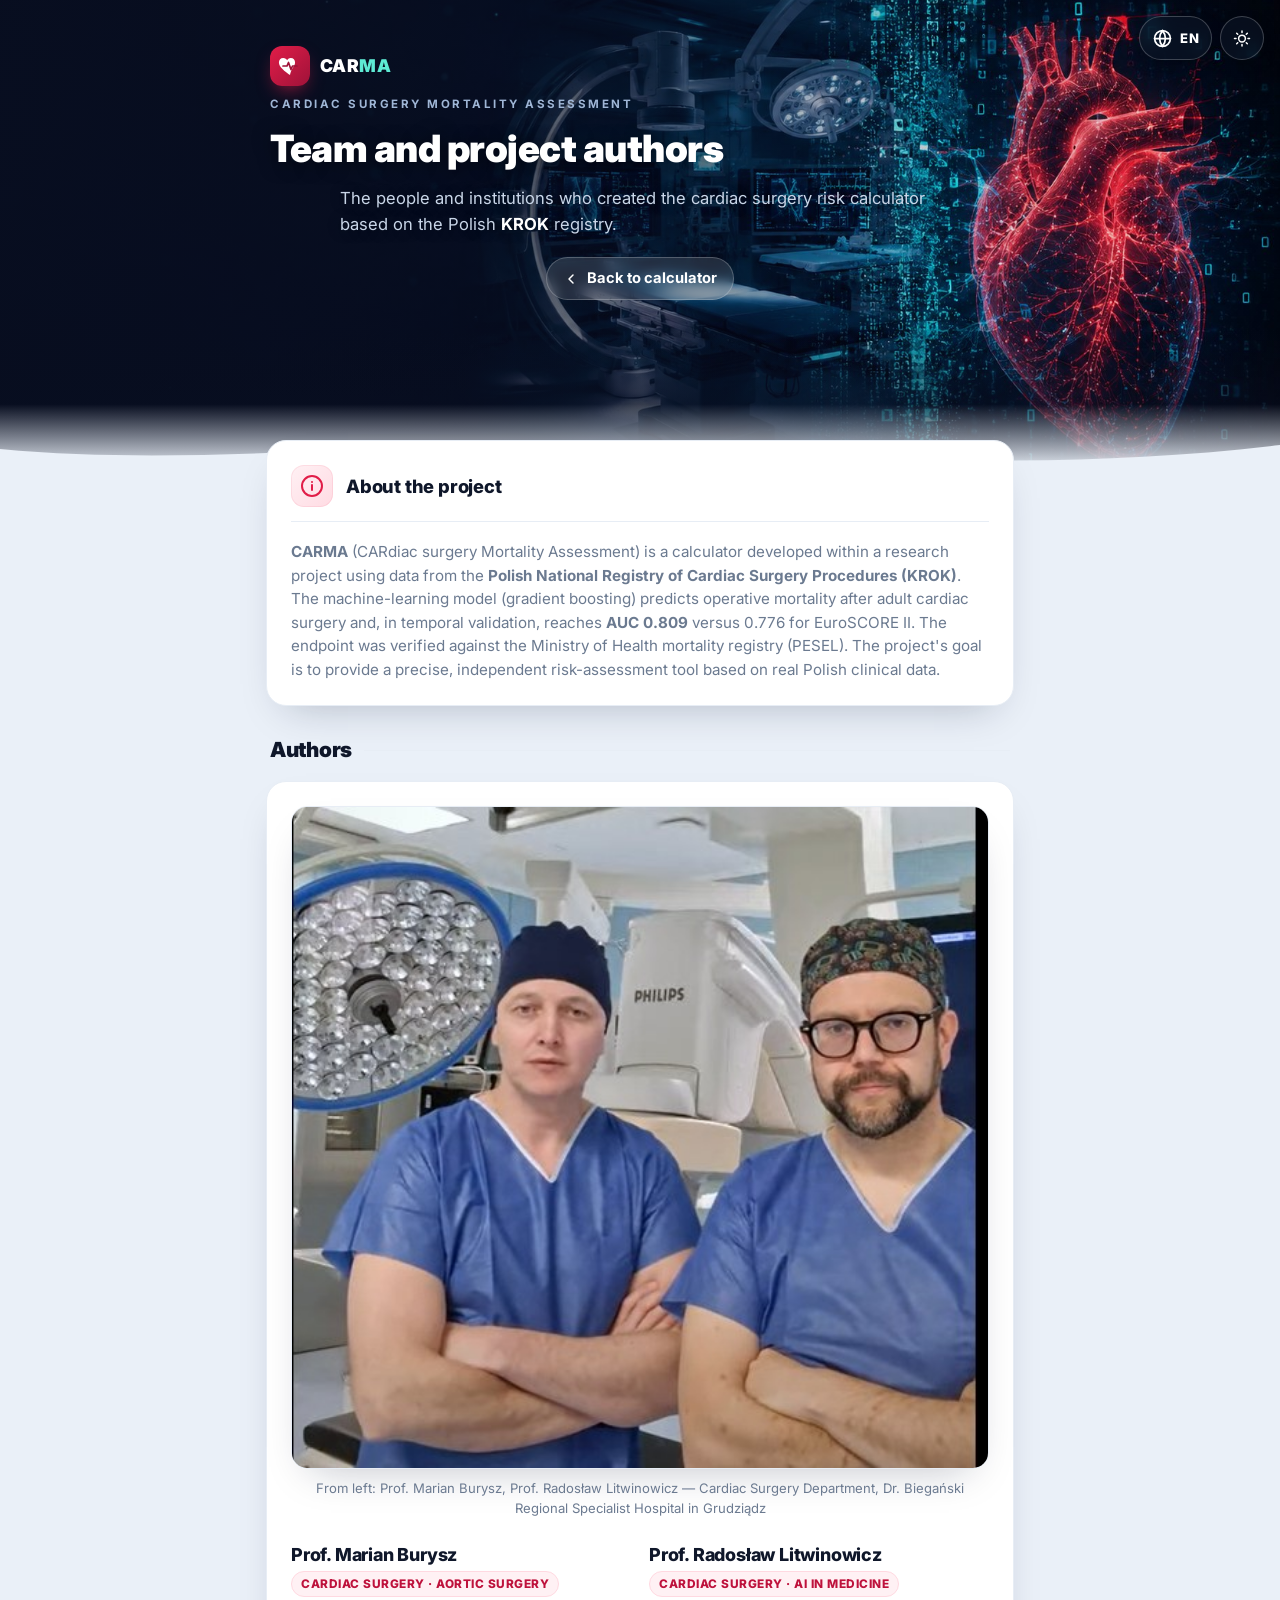
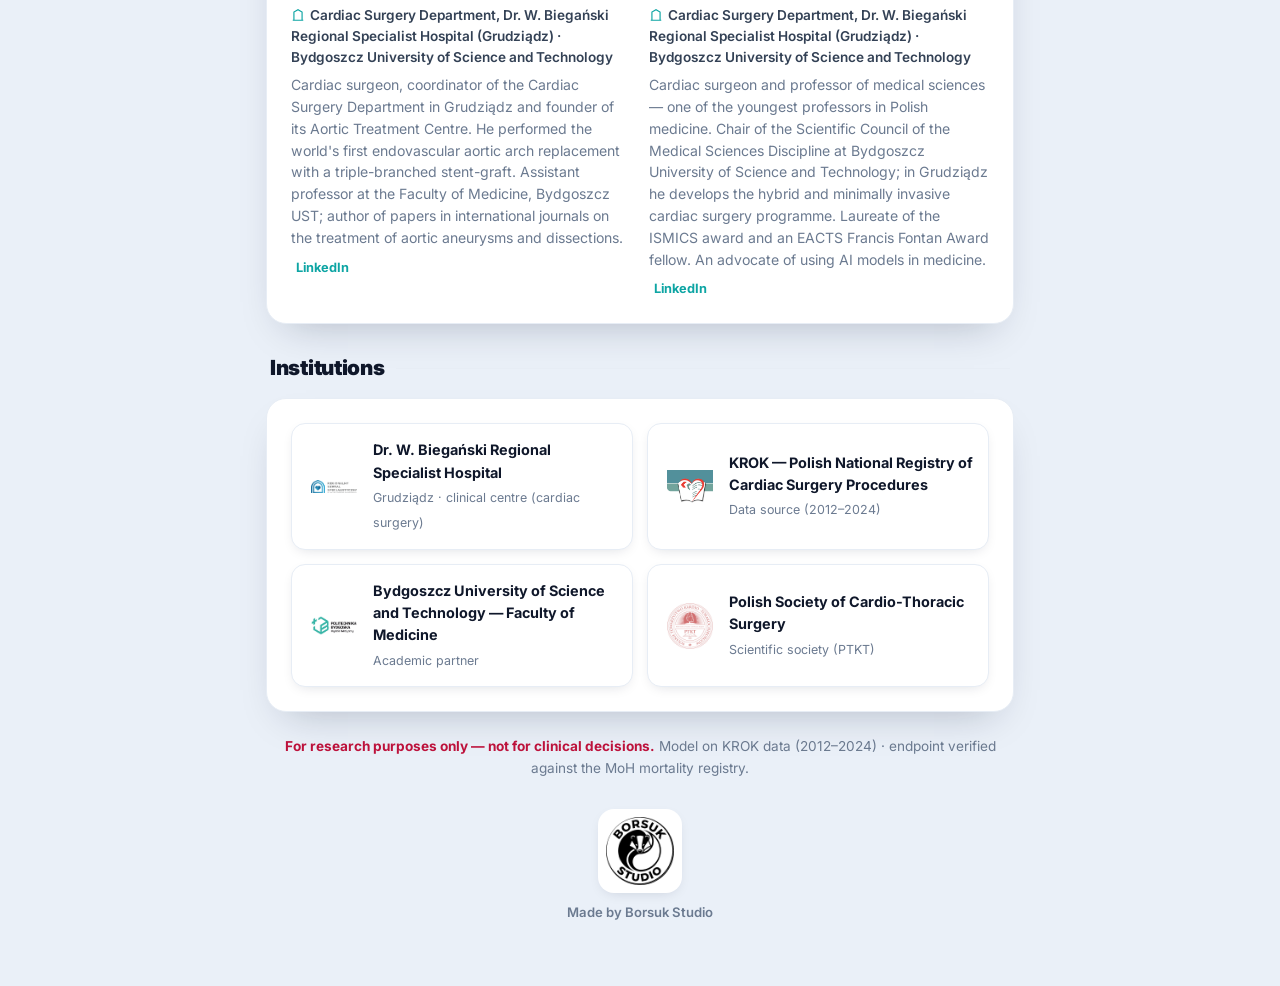
<file: autorzy.html>
<!DOCTYPE html>
<html lang="pl">
<head>
<meta charset="utf-8" />
<meta name="viewport" content="width=device-width, initial-scale=1" />
<title data-i18n="doc.titleAuthors">Autorzy projektu — Kalkulator ryzyka kardiochirurgicznego</title>
<meta name="description" data-i18n-attr="content:doc.descAuthors" content="Zespół i instytucje stojące za kalkulatorem ryzyka kardiochirurgicznego opartym na danych KROK." />
<meta name="theme-color" content="#0b1733" />
<link rel="icon" href="data:image/svg+xml,%3Csvg xmlns='http://www.w3.org/2000/svg' viewBox='0 0 24 24'%3E%3Cpath fill='%23e11d48' d='M12 21s-7.5-4.9-10.2-9.3C-0.3 8 1.6 4 5.2 4c2 0 3.3 1.1 4.1 2.3C9.5 5.1 10.8 4 12.8 4 16.4 4 18.3 8 16.2 11.7 15 13.6 13 15.8 12 21z'/%3E%3C/svg%3E" />
<meta property="og:type" content="website" />
<meta property="og:url" content="https://profesorkardiochirurg-prog.github.io/kalkulator-ryzyka-kardiochirurgicznego/autorzy.html" />
<meta property="og:title" content="CARMA — Autorzy projektu" />
<meta property="og:description" content="Zespół i instytucje stojące za CARMA — kalkulatorem ryzyka kardiochirurgicznego opartym na danych KROK." />
<meta property="og:image" content="https://profesorkardiochirurg-prog.github.io/kalkulator-ryzyka-kardiochirurgicznego/og-image.png" />
<script>
  (function(){try{
    var t=localStorage.getItem('theme'); if(!t)t=matchMedia('(prefers-color-scheme: dark)').matches?'dark':'light';
    document.documentElement.setAttribute('data-theme',t);
    var l=localStorage.getItem('lang'); if(l!=='pl'&&l!=='en')l=(navigator.language||'pl').toLowerCase().indexOf('en')===0?'en':'pl';
    document.documentElement.setAttribute('lang',l);
  }catch(e){}
  document.documentElement.classList.add('js');})();
</script>
<link rel="preconnect" href="https://fonts.googleapis.com" />
<link rel="preconnect" href="https://fonts.gstatic.com" crossorigin />
<link href="https://fonts.googleapis.com/css2?family=Inter:wght@400;500;600;700;800;900&display=swap" rel="stylesheet" />
<link rel="stylesheet" href="style.css?v=11" />
</head>
<body>

<div class="toptools">
  <button id="langToggle" class="lang-toggle" type="button" data-i18n-attr="title:ui.lang,aria-label:ui.lang">
    <svg viewBox="0 0 24 24" aria-hidden="true"><circle cx="12" cy="12" r="9"/><path d="M3 12h18"/><path d="M12 3a14 14 0 010 18M12 3a14 14 0 000 18"/></svg>
    <span class="lang-code">PL</span>
  </button>
  <button id="themeToggle" class="theme-toggle" type="button" data-i18n-attr="title:ui.theme,aria-label:ui.theme" title="Jasny / ciemny motyw" aria-label="Jasny / ciemny motyw">
    <svg class="i-sun" viewBox="0 0 24 24" aria-hidden="true"><circle cx="12" cy="12" r="4.5"/><path d="M12 2v2M12 20v2M4.9 4.9l1.4 1.4M17.7 17.7l1.4 1.4M2 12h2M20 12h2M4.9 19.1l1.4-1.4M17.7 6.3l1.4-1.4"/></svg>
    <svg class="i-moon" viewBox="0 0 24 24" aria-hidden="true"><path d="M21 12.8A9 9 0 1111.2 3a7 7 0 009.8 9.8z"/></svg>
  </button>
</div>

<header class="hero">
  <div class="hero-bg" aria-hidden="true">
    <div class="blob blob-1"></div>
    <div class="blob blob-2"></div>
    <svg class="hero-heart" viewBox="0 0 24 24"><path d="M12 21s-7.5-4.9-10.2-9.3C-0.3 8 1.6 4 5.2 4c2 0 3.3 1.1 4.1 2.3C9.5 5.1 10.8 4 12.8 4 16.4 4 18.3 8 16.2 11.7 15 13.6 13 15.8 12 21z"/></svg>
    <div class="grain"></div>
  </div>
  <div class="hero-inner">
    <div class="logo">
      <span class="mark">
        <svg viewBox="0 0 24 24" aria-hidden="true">
          <path class="h" d="M12 21s-7.5-4.9-10.2-9.3C-0.3 8 1.6 4 5.2 4c2 0 3.3 1.1 4.1 2.3C9.5 5.1 10.8 4 12.8 4 16.4 4 18.3 8 16.2 11.7 15 13.6 13 15.8 12 21z" />
          <path class="p" d="M5 12 H9 L10.5 8.5 L13 15.5 L14.5 12 H19" />
        </svg>
      </span>
      <b>CAR<span>MA</span></b>
    </div>
    <div class="brand-full" data-i18n="brand.full">CARdiac surgery Mortality Assessment</div>
    <h1 data-i18n="a.hero.title">Zespół i autorzy projektu</h1>
    <p class="hero-sub" data-i18n="a.hero.sub">Ludzie i instytucje, którzy stworzyli kalkulator ryzyka kardiochirurgicznego
       na podstawie polskiego rejestru <strong>KROK</strong>.</p>
    <div class="backbar">
      <a class="backlink" href="index.html"><svg viewBox="0 0 24 24"><path d="M15 18l-6-6 6-6"/></svg> <span data-i18n="a.back">Wróć do kalkulatora</span></a>
    </div>
  </div>
  <svg class="hero-wave" viewBox="0 0 1200 40" preserveAspectRatio="none" aria-hidden="true">
    <path d="M0,40 L0,18 C200,38 400,4 600,16 C800,28 1000,40 1200,14 L1200,40 Z" />
  </svg>
</header>

<main class="wrap">

  <!-- O PROJEKCIE -->
  <section class="card reveal">
    <div class="card-head">
      <svg class="ico" viewBox="0 0 24 24" aria-hidden="true"><circle cx="12" cy="12" r="10"/><path d="M12 16v-5m0-3h.01"/></svg>
      <h2 data-i18n="a.about.title">O projekcie</h2>
    </div>
    <p class="author-bio" style="font-size:.95rem" data-i18n="a.about.body">
      Kalkulator powstał w ramach projektu badawczego wykorzystującego dane <strong>Krajowego Rejestru
      Operacji Kardiochirurgicznych (KROK)</strong>. Model uczenia maszynowego (gradient boosting) przewiduje
      śmiertelność operacyjną po operacji kardiochirurgicznej u dorosłych i w walidacji czasowej osiąga
      <strong>AUC 0,809</strong> wobec 0,776 dla EuroSCORE II. Punkt końcowy zweryfikowano wobec rejestru
      zgonów Ministerstwa Zdrowia (PESEL). Celem projektu jest dostarczenie precyzyjnego, niezależnego
      narzędzia oceny ryzyka opartego na rzeczywistych polskich danych klinicznych.
    </p>
  </section>

  <!-- AUTORZY -->
  <div class="section-title">
    <h2 data-i18n="a.authors">Autorzy</h2><span class="line"></span>
  </div>
  <section class="card reveal">
    <figure class="team-photo">
      <img src="zespol.jpg" alt="Zespół autorów na sali operacyjnej" onerror="this.remove()" />
      <div class="team-ph"><svg viewBox="0 0 24 24"><rect x="3" y="5" width="18" height="14" rx="2"/><circle cx="9" cy="11" r="2"/><path d="M3 17l5-4 4 3 3-2 6 5"/></svg><span data-i18n="a.photo.soon">Zdjęcie zespołu — wkrótce</span></div>
      <figcaption data-i18n="a.photo.cap">Od lewej: prof. Marian Burysz, prof. Radosław Litwinowicz — Oddział Kardiochirurgiczny, RSS im. dr. Biegańskiego w Grudziądzu</figcaption>
    </figure>
    <div class="authors-grid">

      <div class="author">
        <div class="author-body">
          <div class="author-name" data-i18n="a.bur.name">prof. Marian Burysz</div>
          <span class="author-role" data-i18n="a.bur.role">Kardiochirurgia · chirurgia aorty</span>
          <p class="author-affil"><svg viewBox="0 0 24 24"><path d="M3 21h18M5 21V7l7-4 7 4v14M9 9h.01M9 13h.01M9 17h.01M15 9h.01M15 13h.01M15 17h.01"/></svg><span data-i18n="a.affil">Oddział Kardiochirurgiczny, RSS im. dr. W. Biegańskiego (Grudziądz) · Politechnika Bydgoska</span></p>
          <p class="author-bio" data-i18n="a.bur.bio">Kardiochirurg, koordynator Oddziału Kardiochirurgicznego w Grudziądzu i twórca
            tamtejszego Centrum Leczenia Aorty. Jako pierwszy na świecie wykonał endowaskularną wymianę łuku
            aorty stentgraftem trójodgałęzionym. Adiunkt Wydziału Medycznego PBŚ; autor publikacji w czasopismach
            międzynarodowych poświęconych leczeniu tętniaków i rozwarstwień aorty.</p>
          <div class="author-links">
            <a href="https://www.linkedin.com/in/marian-burysz-7881b636a/" target="_blank" rel="noopener">
              <svg viewBox="0 0 24 24" fill="currentColor" stroke="none"><path d="M4.98 3.5A2.5 2.5 0 102.5 6 2.49 2.49 0 004.98 3.5zM3 8.98h4v12H3zM9 8.98h3.8v1.64h.05a4.17 4.17 0 013.75-2.06c4 0 4.75 2.64 4.75 6.07v6.35h-4v-5.63c0-1.34 0-3.07-1.87-3.07s-2.16 1.46-2.16 2.97v5.73H9z"/></svg>LinkedIn
            </a>
          </div>
        </div>
      </div>

      <div class="author">
        <div class="author-body">
          <div class="author-name" data-i18n="a.lit.name">prof. Radosław Litwinowicz</div>
          <span class="author-role" data-i18n="a.lit.role">Kardiochirurgia · AI w medycynie</span>
          <p class="author-affil"><svg viewBox="0 0 24 24"><path d="M3 21h18M5 21V7l7-4 7 4v14M9 9h.01M9 13h.01M9 17h.01M15 9h.01M15 13h.01M15 17h.01"/></svg><span data-i18n="a.affil">Oddział Kardiochirurgiczny, RSS im. dr. W. Biegańskiego (Grudziądz) · Politechnika Bydgoska</span></p>
          <p class="author-bio" data-i18n="a.lit.bio">Kardiochirurg, profesor nauk medycznych — jeden z najmłodszych profesorów w polskiej
            medycynie. Przewodniczący Rady Naukowej Dyscypliny Nauki Medyczne Politechniki Bydgoskiej;
            w Grudziądzu rozwija program kardiochirurgii hybrydowej i małoinwazyjnej. Laureat nagrody ISMICS
            oraz stypendysta Francis Fontan Award EACTS. Zwolennik wykorzystania modeli AI w medycynie.</p>
          <div class="author-links">
            <a href="https://www.linkedin.com/in/rados%C5%82aw-litwinowicz-0b57b8262/" target="_blank" rel="noopener">
              <svg viewBox="0 0 24 24" fill="currentColor" stroke="none"><path d="M4.98 3.5A2.5 2.5 0 102.5 6 2.49 2.49 0 004.98 3.5zM3 8.98h4v12H3zM9 8.98h3.8v1.64h.05a4.17 4.17 0 013.75-2.06c4 0 4.75 2.64 4.75 6.07v6.35h-4v-5.63c0-1.34 0-3.07-1.87-3.07s-2.16 1.46-2.16 2.97v5.73H9z"/></svg>LinkedIn
            </a>
          </div>
        </div>
      </div>

    </div>
  </section>

  <!-- INSTYTUCJE -->
  <div class="section-title">
    <h2 data-i18n="a.institutions">Instytucje</h2><span class="line"></span>
  </div>
  <section class="card reveal">
    <div class="inst-grid">
      <div class="inst">
        <img class="inst-logo" src="logo-szpital.png" alt="Logo" onerror="this.remove()" />
        <span class="inst-ph"><svg viewBox="0 0 24 24"><path d="M3 21h18M5 21V7l7-4 7 4v14M9 9h.01M9 13h.01M9 17h.01M15 9h.01M15 13h.01"/></svg></span>
        <div><b data-i18n="i.hosp.name">Regionalny Szpital Specjalistyczny im. dr. W. Biegańskiego</b><span data-i18n="i.hosp.desc">Grudziądz · ośrodek kliniczny (kardiochirurgia)</span></div>
      </div>
      <div class="inst">
        <img class="inst-logo" src="logo-krok.png" alt="Logo" onerror="this.remove()" />
        <span class="inst-ph"><svg viewBox="0 0 24 24"><path d="M4 19V6a2 2 0 012-2h12a2 2 0 012 2v13M4 19l8-3 8 3M4 19v1h16v-1"/></svg></span>
        <div><b data-i18n="i.krok.name">KROK — Krajowy Rejestr Operacji Kardiochirurgicznych</b><span data-i18n="i.krok.desc">Źródło danych (2012–2024)</span></div>
      </div>
      <div class="inst">
        <img class="inst-logo" src="logo-pb.png" alt="Logo" onerror="this.remove()" />
        <span class="inst-ph"><svg viewBox="0 0 24 24"><path d="M3 21h18M5 21V7l7-4 7 4v14M9 9h.01M9 13h.01M9 17h.01M15 9h.01M15 13h.01"/></svg></span>
        <div><b data-i18n="i.pb.name">Politechnika Bydgoska — Wydział Medyczny</b><span data-i18n="i.pb.desc">Partner akademicki</span></div>
      </div>
      <div class="inst">
        <img class="inst-logo" src="logo-ptkt.png" alt="Logo" onerror="this.remove()" />
        <span class="inst-ph"><svg viewBox="0 0 24 24"><circle cx="12" cy="12" r="9"/><path d="M12 8v8m-4-4h8"/></svg></span>
        <div><b data-i18n="i.ptkt.name">Polskie Towarzystwo Kardio-Torakochirurgiczne</b><span data-i18n="i.ptkt.desc">Towarzystwo naukowe (PTKT)</span></div>
      </div>
    </div>
  </section>

  <footer>
    <p class="foot-disclaimer" data-i18n="a.foot.disc"><strong>Wyłącznie do celów badawczych — nie do decyzji klinicznych.</strong>
       Model na danych KROK (2012–2024) · punkt końcowy zweryfikowany wobec rejestru zgonów MZ.</p>
    <div class="credit">
      <img class="credit-logo" src="borsuk.png" alt="Borsuk Studio" onerror="this.style.display='none'" />
      <span data-i18n="foot.madeby">Wykonanie: Borsuk Studio</span>
    </div>
  </footer>
</main>

<script src="i18n.js?v=11"></script>
<script>
  // motyw + płynne wejścia (język obsługuje i18n.js)
  (function(){
    var btn=document.getElementById('themeToggle');
    if(btn) btn.addEventListener('click',function(){
      var next=document.documentElement.getAttribute('data-theme')==='dark'?'light':'dark';
      document.documentElement.setAttribute('data-theme',next);
      try{localStorage.setItem('theme',next);}catch(e){}
    });
    var els=Array.prototype.slice.call(document.querySelectorAll('.reveal'));
    els.forEach(function(e,i){e.style.transitionDelay=(Math.min(i,6)*60)+'ms';});
    var pending=els;
    function check(){
      var vh=window.innerHeight||document.documentElement.clientHeight;
      pending=pending.filter(function(e){
        var r=e.getBoundingClientRect();
        if(r.top<vh-40&&r.bottom>0){e.classList.add('in');return false;}
        return true;
      });
      if(!pending.length){window.removeEventListener('scroll',onScroll);window.removeEventListener('resize',onScroll);}
    }
    function onScroll(){requestAnimationFrame(check);}
    window.addEventListener('scroll',onScroll,{passive:true});
    window.addEventListener('resize',onScroll);
    requestAnimationFrame(check); setTimeout(check,250);
    setTimeout(function(){els.forEach(function(e){e.classList.add('in');});},1800);
  })();
</script>
</body>
</html>
</file>
<file: style.css>
:root{
  --bg:#eaf0f8;
  --ink:#0f172a; --ink-soft:#334155; --muted:#6b7a90; --line:#e7edf5;
  --card:#ffffff;
  --brand:#e11d48; --brand-dk:#be123c; --brand-lt:#fb7185;
  --navy:#0b1733; --navy2:#12233f; --teal:#0ea5a4; --teal-lt:#5eead4;
  --green:#16a34a; --yellow:#d97706; --orange:#ea580c; --red:#dc2626;
  --shadow:0 18px 40px -20px rgba(11,23,51,.28);
  --shadow-sm:0 4px 14px -6px rgba(11,23,51,.18);
  --radius:20px;
}
*{box-sizing:border-box}
html{scroll-behavior:smooth}
body{
  margin:0; color:var(--ink);
  font-family:"Inter",system-ui,-apple-system,"Segoe UI",Roboto,Arial,sans-serif;
  line-height:1.55; -webkit-font-smoothing:antialiased;
  background:
    radial-gradient(900px 480px at 80% -10%, #d9f2f0 0%, transparent 60%),
    radial-gradient(900px 520px at -10% 0%, #ffe1e8 0%, transparent 55%),
    var(--bg);
  background-attachment:fixed;
}

/* ===== HERO ===== */
.hero{position:relative; overflow:hidden; color:#fff; min-height:470px;
  background:
    linear-gradient(to bottom, rgba(8,14,32,0) 70%, rgba(8,14,32,.55) 86%, var(--bg) 100%),
    linear-gradient(95deg, rgba(8,14,32,.95) 0%, rgba(8,14,32,.85) 28%, rgba(8,14,32,.5) 50%, rgba(8,14,32,.12) 70%, rgba(8,14,32,0) 100%),
    url("hero-bg.jpg") center right / cover no-repeat,
    #0a1430;}
.hero .blob,.hero .hero-heart,.hero .ecg,.hero .grain{display:none}  /* tło zastępuje dekoracje */
.hero-wave{display:none}  /* płynne przejście robi gradient (var(--bg)) zamiast fali */
.hero h1,.hero-sub{max-width:540px}
.hero h1{text-shadow:0 2px 18px rgba(0,0,0,.5)}
.hero-sub{text-shadow:0 1px 14px rgba(0,0,0,.45)}
.hero-bg{position:absolute; inset:0; z-index:0; overflow:hidden}
.ecg{position:absolute; left:0; right:0; bottom:14%; width:100%; height:130px; opacity:.16}
.ecg path{fill:none; stroke:var(--teal-lt); stroke-width:2.5;
  stroke-dasharray:2600; stroke-dashoffset:2600; animation:trace 7s linear infinite}
@keyframes trace{to{stroke-dashoffset:0}}
.hero-heart{position:absolute; right:-40px; top:50%; transform:translateY(-50%);
  width:340px; height:340px; opacity:.10}
.hero-heart path{fill:#fff}
.blob{position:absolute; border-radius:50%; filter:blur(70px)}
.blob-1{width:380px; height:380px; background:#e11d48; top:-150px; right:-60px; opacity:.5}
.blob-2{width:340px; height:340px; background:#0ea5a4; bottom:-170px; left:-70px; opacity:.45}
.grain{position:absolute; inset:0; opacity:.5; mix-blend-mode:overlay;
  background-image:radial-gradient(rgba(255,255,255,.10) 1px, transparent 1px);
  background-size:22px 22px}
.hero-inner{position:relative; z-index:1; max-width:780px; margin:0 auto; padding:46px 20px 48px; text-align:left}
.hero-link{position:absolute; top:18px; left:18px; z-index:3; color:#c9d6e8; font-size:.84rem;
  font-weight:600; text-decoration:none; opacity:.85; transition:color .15s, opacity .15s}
.hero-link:hover{color:#fff; opacity:1; text-decoration:underline}
@media(max-width:860px){
  .hero{background:
    linear-gradient(to bottom, rgba(8,14,32,0) 82%, var(--bg) 100%),
    linear-gradient(180deg, rgba(8,14,32,.82) 0%, rgba(8,14,32,.9) 100%),
    url("hero-bg.jpg") center / cover no-repeat, #0a1430; min-height:auto}
  .hero-inner{text-align:center; padding-top:54px}
  .hero h1,.hero-sub{max-width:none}
  .badges{justify-content:center}
  .hero-warn{margin:0 auto}
}
.logo{display:inline-flex; align-items:center; gap:10px; font-weight:800; letter-spacing:.4px;
  font-size:1.1rem; margin-bottom:20px}
.logo .mark{width:40px; height:40px; display:grid; place-items:center; border-radius:12px;
  background:linear-gradient(135deg,#e11d48,#9f1239); box-shadow:0 8px 20px -8px rgba(225,29,72,.9)}
.logo .mark svg{width:24px; height:24px}
.logo .mark .h{fill:#fff}
.logo .mark .p{fill:none; stroke:#9f1239; stroke-width:1.7; stroke-linecap:round; stroke-linejoin:round}
.logo b{font-weight:900}
.logo b span{color:var(--teal-lt)}
.brand-full{font-size:.72rem; font-weight:700; letter-spacing:2.5px; text-transform:uppercase;
  color:#9fb6d6; margin:-10px 0 14px}
.hero h1{font-size:clamp(1.55rem,4.4vw,2.35rem); line-height:1.14; margin:.1em 0 .4em; font-weight:900; letter-spacing:-.5px}
.hero-sub{color:#c9d6e8; font-size:1.04rem; max-width:600px; margin:0 auto 20px}
.hero-sub strong{color:#fff; font-weight:700}
.badges{display:flex; flex-wrap:wrap; gap:9px; justify-content:flex-start; margin-bottom:22px}
.badge{font-size:.8rem; font-weight:600; padding:7px 13px; border-radius:999px;
  background:rgba(255,255,255,.09); border:1px solid rgba(255,255,255,.16); color:#dbe6f4; backdrop-filter:blur(4px)}
.badge-primary{background:linear-gradient(135deg,var(--brand),#9f1239); border-color:transparent; color:#fff;
  box-shadow:0 8px 18px -7px rgba(225,29,72,.8)}
.hero-warn{display:flex; align-items:center; gap:11px; text-align:left; max-width:600px; margin:0;
  background:rgba(225,29,72,.16); border:1px solid rgba(251,113,133,.4); color:#ffe4e6;
  padding:12px 15px; border-radius:13px; font-size:.9rem}
.hero-warn svg{flex:0 0 auto; width:24px; height:24px; fill:none; stroke:#fda4af; stroke-width:2; stroke-linecap:round; stroke-linejoin:round}
.hero-warn strong{color:#fff}
.hero-wave{position:absolute; left:0; right:0; bottom:-1px; width:100%; height:40px; display:block; z-index:1}
.hero-wave path{fill:var(--bg)}

/* ===== LAYOUT ===== */
.wrap{max-width:780px; margin:-30px auto 0; padding:0 16px 64px; position:relative; z-index:2}

/* ===== CARDS ===== */
.card{position:relative; background:var(--card); border:1px solid var(--line); border-radius:var(--radius);
  padding:24px; margin-bottom:18px; box-shadow:var(--shadow)}
.card-head{display:flex; align-items:center; gap:13px; margin-bottom:18px;
  padding-bottom:14px; border-bottom:1px solid var(--line)}
.card-head h2{font-size:1.15rem; font-weight:800; margin:0; letter-spacing:-.2px}
.card-head .muted{color:var(--muted); font-weight:500}
.ico{flex:0 0 auto; width:42px; height:42px; padding:9px; border-radius:13px;
  background:linear-gradient(135deg,#fff1f4,#ffdbe3); color:var(--brand);
  fill:none; stroke:currentColor; stroke-width:2; stroke-linecap:round; stroke-linejoin:round;
  box-shadow:inset 0 0 0 1px rgba(225,29,72,.08)}

/* ===== FIELDS ===== */
.grid{display:grid; grid-template-columns:repeat(2,1fr); gap:15px}
.field{display:block; font-size:.85rem; font-weight:700; color:var(--ink-soft)}
.field input,.field select{margin-top:7px}
.field-wide{grid-column:1 / -1}
.unit{color:var(--muted); font-weight:500}
input[type=number],select{
  font:inherit; font-weight:600; color:var(--ink); padding:12px 13px; width:100%;
  border:1.5px solid var(--line); border-radius:12px; background:#fbfcfe;
  transition:border-color .15s, box-shadow .15s, background .15s;
}
select{cursor:pointer; appearance:none;
  background-image:url("data:image/svg+xml,%3Csvg xmlns='http://www.w3.org/2000/svg' width='14' height='14' viewBox='0 0 24 24' fill='none' stroke='%236b7a90' stroke-width='3' stroke-linecap='round'%3E%3Cpath d='M6 9l6 6 6-6'/%3E%3C/svg%3E");
  background-repeat:no-repeat; background-position:right 13px center; padding-right:36px}
input:focus,select:focus{outline:none; background-color:#fff; border-color:var(--brand); box-shadow:0 0 0 4px rgba(225,29,72,.13)}

/* ===== CHECKBOXY ===== */
.checks{display:grid; grid-template-columns:repeat(2,1fr); gap:11px}
.chk{display:flex; align-items:center; gap:11px; cursor:pointer; user-select:none;
  padding:12px 14px; border:1.5px solid var(--line); border-radius:12px; font-size:.9rem;
  font-weight:500; color:var(--ink-soft); background:#fbfcfe; transition:border-color .15s, background .15s, box-shadow .15s}
.chk:hover{border-color:#cdd8e6; background:#fff}
.chk input{appearance:none; flex:0 0 auto; width:21px; height:21px; border:2px solid #c4d0e0;
  border-radius:7px; cursor:pointer; position:relative; background:#fff; transition:background .15s, border-color .15s}
.chk input:checked{background:linear-gradient(135deg,var(--brand),#9f1239); border-color:var(--brand)}
.chk input:checked::after{content:""; position:absolute; left:6.5px; top:2.5px; width:5px; height:10px;
  border:solid #fff; border-width:0 2.5px 2.5px 0; transform:rotate(45deg)}
.chk:has(input:checked){border-color:var(--brand-lt); background:#fff5f7; color:var(--ink);
  box-shadow:0 4px 12px -8px rgba(225,29,72,.6)}

/* ===== HINTY / NOTE ===== */
.hint{font-size:.85rem; color:var(--muted); font-weight:500; margin:0 0 14px}
.note{display:flex; gap:11px; align-items:flex-start; margin:16px 0 0; padding:13px 15px;
  background:linear-gradient(180deg,#f3fbfa,#f8fafc); border:1px solid var(--line); border-left:3px solid var(--teal);
  border-radius:12px; font-size:.86rem; color:var(--ink-soft)}
.note svg{flex:0 0 auto; width:21px; height:21px; fill:none; stroke:var(--teal); stroke-width:2; stroke-linecap:round; stroke-linejoin:round; margin-top:1px}
.note strong{color:var(--ink)}

/* ===== CTA ===== */
.cta{position:relative; width:100%; padding:17px; font:inherit; font-weight:800; font-size:1.1rem; letter-spacing:.2px;
  color:#fff; border:none; border-radius:15px; cursor:pointer; overflow:hidden;
  background:linear-gradient(135deg,#f43f5e,#be123c);
  box-shadow:0 16px 30px -12px rgba(225,29,72,.7); transition:transform .12s, box-shadow .15s, filter .15s;
  display:flex; align-items:center; justify-content:center; gap:11px}
.cta:hover:not(:disabled){transform:translateY(-2px); box-shadow:0 20px 36px -12px rgba(225,29,72,.75); filter:saturate(1.08)}
.cta:active:not(:disabled){transform:translateY(0)}
.cta:disabled{background:#9fb0c4; box-shadow:none; cursor:progress}
.spinner{display:none; width:19px; height:19px; border:2.5px solid rgba(255,255,255,.45);
  border-top-color:#fff; border-radius:50%; animation:spin .7s linear infinite}
.cta.loading .spinner{display:inline-block}
@keyframes spin{to{transform:rotate(360deg)}}

/* ===== WYNIK ===== */
.result{text-align:center; padding:30px 24px 26px;
  background:radial-gradient(120% 80% at 50% 0%, #fff 0%, #fcfdff 100%)}
.hidden{display:none}
.result.show{animation:rise .5s cubic-bezier(.2,.8,.2,1)}
@keyframes rise{from{opacity:0; transform:translateY(14px)}to{opacity:1; transform:none}}
.gauge-wrap{position:relative; width:300px; max-width:100%; margin:0 auto 4px}
.gauge{width:100%; height:auto; display:block; overflow:visible}
.gauge-track{fill:none; stroke:#eef2f8; stroke-width:16; stroke-linecap:round}
.gauge-ticks line{stroke:#cdd8e6; stroke-width:2; stroke-linecap:round}
.cohort-mark{stroke:var(--teal); stroke-width:3; stroke-linecap:round; opacity:.85}
.gauge-arc{fill:none; stroke:var(--brand); stroke-width:16; stroke-linecap:round; filter:url(#glow);
  transition:stroke-dashoffset .9s cubic-bezier(.2,.8,.2,1), stroke .4s}
.gauge-pointer{fill:#fff; stroke:var(--brand); stroke-width:3;
  transition:cx .9s cubic-bezier(.2,.8,.2,1), cy .9s cubic-bezier(.2,.8,.2,1), stroke .4s; opacity:0}
.gauge-pointer.on{opacity:1}
.gauge-center{position:absolute; left:0; right:0; bottom:8px; display:flex; flex-direction:column; align-items:center}
.risk-pct{font-size:3.3rem; font-weight:900; line-height:1; letter-spacing:-1.5px}
.risk-cap{font-size:.76rem; color:var(--muted); font-weight:700; text-transform:uppercase; letter-spacing:.6px; margin-top:3px}
.risk-level{display:inline-flex; align-items:center; gap:8px; font-weight:800; font-size:1.08rem;
  padding:9px 20px; border-radius:999px; margin-top:8px}
.result-meta{display:flex; gap:12px; justify-content:center; margin:20px 0 4px; flex-wrap:wrap}
.meta-item{display:flex; flex-direction:column; gap:1px; background:linear-gradient(180deg,#f8fafc,#f1f5fa);
  border:1px solid var(--line); border-radius:13px; padding:10px 20px; min-width:130px}
.meta-k{font-size:.72rem; color:var(--muted); font-weight:700; text-transform:uppercase; letter-spacing:.4px}
.meta-v{font-size:1.15rem; font-weight:900}
.result-disclaimer{font-size:.83rem; color:var(--muted); margin:16px 0 0}
.result-disclaimer strong{color:var(--brand-dk)}

/* ===== FOOTER ===== */
footer{margin-top:8px}
.foot-grid{display:grid; grid-template-columns:repeat(3,1fr); gap:14px; margin-bottom:18px}
.foot-item{background:var(--card); border:1px solid var(--line); border-radius:15px; padding:18px; box-shadow:var(--shadow-sm)}
.foot-item .fi{width:38px; height:38px; padding:8px; border-radius:11px; margin-bottom:10px;
  background:linear-gradient(135deg,#ecfdfb,#d7f5f2);
  fill:none; stroke:var(--teal); stroke-width:2; stroke-linecap:round; stroke-linejoin:round}
.foot-item p{margin:0; font-size:.83rem; color:var(--muted); line-height:1.5}
.foot-item strong{color:var(--ink)}
.foot-disclaimer{text-align:center; font-size:.85rem; color:var(--muted); padding:6px 10px}
.foot-disclaimer strong{color:var(--brand-dk)}

/* ===== RESPONSYWNOŚĆ ===== */
@media(max-width:620px){
  .grid,.checks{grid-template-columns:1fr}
  .foot-grid{grid-template-columns:1fr}
  .risk-pct{font-size:2.8rem}
  .hero-heart{width:240px; height:240px; right:-70px}
}

/* ===== PRZEŁĄCZNIKI (język + motyw) ===== */
.toptools{position:fixed; top:16px; right:16px; z-index:50; display:flex; gap:8px}
.toptools button{height:44px; min-width:44px; padding:0 12px; display:inline-flex; align-items:center; justify-content:center; gap:7px;
  border-radius:999px; cursor:pointer; font:inherit; font-weight:800; font-size:.82rem; color:#fff;
  background:rgba(15,23,42,.52); border:1px solid rgba(255,255,255,.22); backdrop-filter:blur(8px);
  box-shadow:0 6px 18px -8px rgba(0,0,0,.5); transition:transform .18s, background .18s}
.toptools button:hover{transform:translateY(-1px); background:rgba(15,23,42,.68)}
.toptools svg{width:21px; height:21px; fill:none; stroke:currentColor; stroke-width:2; stroke-linecap:round; stroke-linejoin:round}
.theme-toggle{width:44px; padding:0}
.theme-toggle .i-moon{display:none}
[data-theme="dark"] .theme-toggle .i-sun{display:none}
[data-theme="dark"] .theme-toggle .i-moon{display:block}
.lang-code{letter-spacing:.5px}

/* ===== STOPKA: wykonawca (Borsuk Studio) ===== */
.credit{display:flex; flex-direction:column; align-items:center; gap:9px; margin-top:24px;
  font-size:.82rem; color:var(--muted); font-weight:600}
.credit-logo{width:84px; height:84px; object-fit:contain; background:#fff; border-radius:16px;
  padding:8px; box-shadow:var(--shadow-sm); transition:transform .15s}
.credit a:hover .credit-logo{transform:translateY(-2px)}

/* ===== CIEMNY MOTYW ===== */
[data-theme="dark"]{
  --bg:#0a1122; --ink:#e9eef7; --ink-soft:#c5d0df; --muted:#8a9bb2; --line:#26344c;
  --card:#131d33;
  --shadow:0 20px 46px -22px rgba(0,0,0,.72); --shadow-sm:0 8px 20px -10px rgba(0,0,0,.6);
}
[data-theme="dark"] body{
  background:
    radial-gradient(900px 480px at 80% -10%, rgba(14,165,164,.18) 0%, transparent 60%),
    radial-gradient(900px 520px at -10% 0%, rgba(225,29,72,.16) 0%, transparent 55%),
    var(--bg);
}
[data-theme="dark"] input[type=number],
[data-theme="dark"] select{background-color:#0f1a2e; border-color:#2a3a52; color:var(--ink)}
[data-theme="dark"] input:focus,[data-theme="dark"] select:focus{background-color:#0f1a2e}
[data-theme="dark"] select{background-image:url("data:image/svg+xml,%3Csvg xmlns='http://www.w3.org/2000/svg' width='14' height='14' viewBox='0 0 24 24' fill='none' stroke='%238a9bb2' stroke-width='3' stroke-linecap='round'%3E%3Cpath d='M6 9l6 6 6-6'/%3E%3C/svg%3E")}
[data-theme="dark"] .chk{background:#0f1a2e; border-color:#26344c; color:var(--ink-soft)}
[data-theme="dark"] .chk:hover{background:#142239; border-color:#364862}
[data-theme="dark"] .chk input{background:#0b1424; border-color:#3a4d68}
[data-theme="dark"] .chk:has(input:checked){background:#2a1420; border-color:var(--brand)}
[data-theme="dark"] .ico{background:linear-gradient(135deg,#2a1420,#3a1a28); box-shadow:inset 0 0 0 1px rgba(225,29,72,.18)}
[data-theme="dark"] .note{background:linear-gradient(180deg,#0f2230,#10192b)}
[data-theme="dark"] .foot-item .fi{background:linear-gradient(135deg,#0f2a2a,#10222e)}
[data-theme="dark"] .gauge-track{stroke:#1d2840}
[data-theme="dark"] .gauge-ticks line{stroke:#33455f}
[data-theme="dark"] .meta-item{background:linear-gradient(180deg,#0f1a2e,#101a2c); border-color:#26344c}
[data-theme="dark"] .result{background:radial-gradient(120% 80% at 50% 0%, #16223c 0%, #121b30 100%)}
[data-theme="dark"] .hero-wave path{fill:var(--bg)}

/* ===== PŁYNNE WEJŚCIA (scroll reveal) ===== */
.js .reveal{opacity:0; transform:translateY(22px)}
.js .reveal.in{opacity:1; transform:none}

/* ===== MIKRO-ANIMACJE ===== */
@media (prefers-reduced-motion: no-preference){
  .js .reveal{transition:opacity .6s ease, transform .65s cubic-bezier(.2,.8,.2,1)}
  .card{transition:transform .18s ease, box-shadow .18s ease, background .3s, border-color .3s}
  .card:hover{transform:translateY(-3px); box-shadow:0 28px 52px -24px rgba(11,23,51,.34)}
  [data-theme="dark"] .card:hover{box-shadow:0 28px 52px -22px rgba(0,0,0,.78)}
  .foot-item{transition:transform .18s ease, box-shadow .18s ease}
  .foot-item:hover{transform:translateY(-3px); box-shadow:var(--shadow)}
  .badge{transition:transform .15s ease}
  .badge:hover{transform:translateY(-1px)}
  .chk input:checked::after{animation:pop .26s ease}
  @keyframes pop{0%{transform:rotate(45deg) scale(.3)}60%{transform:rotate(45deg) scale(1.18)}100%{transform:rotate(45deg) scale(1)}}
  .logo .mark .h{transform-box:fill-box; transform-origin:center; animation:beat 2s ease-in-out infinite}
  @keyframes beat{0%,28%,100%{transform:scale(1)}8%{transform:scale(1.16)}16%{transform:scale(1)}22%{transform:scale(1.1)}}
  .ico{transition:transform .2s ease}
  .card:hover .ico{transform:scale(1.06) rotate(-3deg)}
}
@media (prefers-reduced-motion: reduce){
  .js .reveal{opacity:1; transform:none}
}

/* ===== STRONA AUTORÓW ===== */
.lead{font-size:1rem; color:var(--muted); margin:0 0 4px}
.section-title{display:flex; align-items:center; gap:12px; margin:28px 4px 14px}
.section-title h2{font-size:1.3rem; font-weight:900; margin:0; letter-spacing:-.3px}
.section-title .line{flex:1; height:1px; background:var(--line)}

.authors-grid{display:grid; grid-template-columns:repeat(2,1fr); gap:18px}
.author{display:flex; gap:18px; align-items:flex-start}
.author-photo{flex:0 0 auto; width:104px; height:104px; border-radius:20px; object-fit:cover;
  border:1px solid var(--line); box-shadow:var(--shadow-sm); background:#eef2f8}
.author-photo.ph{display:grid; place-items:center; color:#aebccd;
  background:linear-gradient(135deg,#eef3fa,#e2e9f3)}
.author-photo.ph svg{width:48px; height:48px; fill:none; stroke:currentColor; stroke-width:1.6}
.author-photo.avatar{display:grid; place-items:center; color:#fff; font-weight:800; font-size:2.1rem;
  border:none; background:linear-gradient(135deg,var(--brand),#9f1239)}
[data-theme="dark"] .author-photo{background:#0f1a2e}
[data-theme="dark"] .author-photo.ph{background:linear-gradient(135deg,#13203a,#0f1a2e); color:#4a5d76}
.author-body{min-width:0}
.author-name{font-size:1.12rem; font-weight:800; letter-spacing:-.2px; margin:2px 0 1px}
.author-role{display:inline-block; font-size:.74rem; font-weight:800; text-transform:uppercase; letter-spacing:.5px;
  color:var(--brand-dk); background:#fff1f4; border:1px solid #ffd9e1; padding:3px 9px; border-radius:999px; margin-bottom:8px}
[data-theme="dark"] .author-role{background:#2a1420; border-color:#4a1f2c; color:#fda4af}
.author-affil{font-size:.85rem; color:var(--ink-soft); font-weight:600; margin:0 0 6px}
.author-affil svg{width:14px; height:14px; vertical-align:-2px; margin-right:5px; stroke:var(--teal); fill:none; stroke-width:2}
.author-bio{font-size:.88rem; color:var(--muted); margin:0}
.author-links{margin-top:9px; display:flex; gap:10px; flex-wrap:wrap}
.author-links a{font-size:.8rem; font-weight:700; color:var(--teal); text-decoration:none;
  display:inline-flex; align-items:center; gap:5px}
.author-links a:hover{text-decoration:underline}

.inst-grid{display:grid; grid-template-columns:repeat(2,1fr); gap:14px}
.inst{display:flex; align-items:center; gap:12px; background:var(--card); border:1px solid var(--line);
  border-radius:14px; padding:15px; box-shadow:var(--shadow-sm)}
.inst img{width:54px; height:54px; object-fit:contain; border-radius:10px; background:#fff}
.inst .inst-ph{flex:0 0 auto; width:54px; height:54px; border-radius:12px; display:grid; place-items:center;
  background:linear-gradient(135deg,#ecfdfb,#d7f5f2); color:var(--teal)}
.inst .inst-ph svg{width:26px; height:26px; fill:none; stroke:currentColor; stroke-width:2}
.inst b{display:block; font-size:.9rem; color:var(--ink)}
.inst span{font-size:.78rem; color:var(--muted)}

.backbar{display:flex; justify-content:center; margin:8px 0 22px}
.backlink{display:inline-flex; align-items:center; gap:8px; font-weight:700; font-size:.92rem;
  color:#fff; text-decoration:none; background:rgba(255,255,255,.12); border:1px solid rgba(255,255,255,.22);
  padding:9px 16px; border-radius:999px; backdrop-filter:blur(6px); transition:background .15s, transform .15s}
.backlink:hover{background:rgba(255,255,255,.2); transform:translateY(-1px)}
.backlink svg{width:16px; height:16px; fill:none; stroke:currentColor; stroke-width:2.2; stroke-linecap:round; stroke-linejoin:round}

.editnote{margin:18px 4px 0; padding:12px 15px; font-size:.84rem; border-radius:12px;
  background:#fffbeb; border:1px solid #fde68a; color:#92400e}
[data-theme="dark"] .editnote{background:#2a230f; border-color:#5b4a16; color:#fcd34d}

/* zdjęcie zespołu */
.team-photo{margin:0 0 20px; position:relative}
.team-photo img{width:100%; height:auto; border-radius:16px; display:block;
  border:1px solid var(--line); box-shadow:var(--shadow)}
.team-photo figcaption{margin-top:9px; text-align:center; font-size:.82rem; color:var(--muted)}
.team-ph{display:grid; place-items:center; height:280px; border-radius:16px; color:#aebccd;
  background:linear-gradient(135deg,#eef3fa,#e2e9f3); border:1px dashed #c4d0e0; gap:8px; font-size:.9rem}
.team-photo img + .team-ph{display:none}
.team-ph svg{width:56px; height:56px; fill:none; stroke:currentColor; stroke-width:1.5}
[data-theme="dark"] .team-ph{background:linear-gradient(135deg,#13203a,#0f1a2e); color:#4a5d76; border-color:#2a3a52}

/* logotypy instytucji */
.inst-logo{width:56px; height:56px; object-fit:contain; border-radius:10px; background:#fff; flex:0 0 auto; padding:4px}
.inst-logo + .inst-ph{display:none}

@media(max-width:620px){
  .authors-grid{grid-template-columns:1fr}
  .inst-grid{grid-template-columns:1fr}
}
</file>
